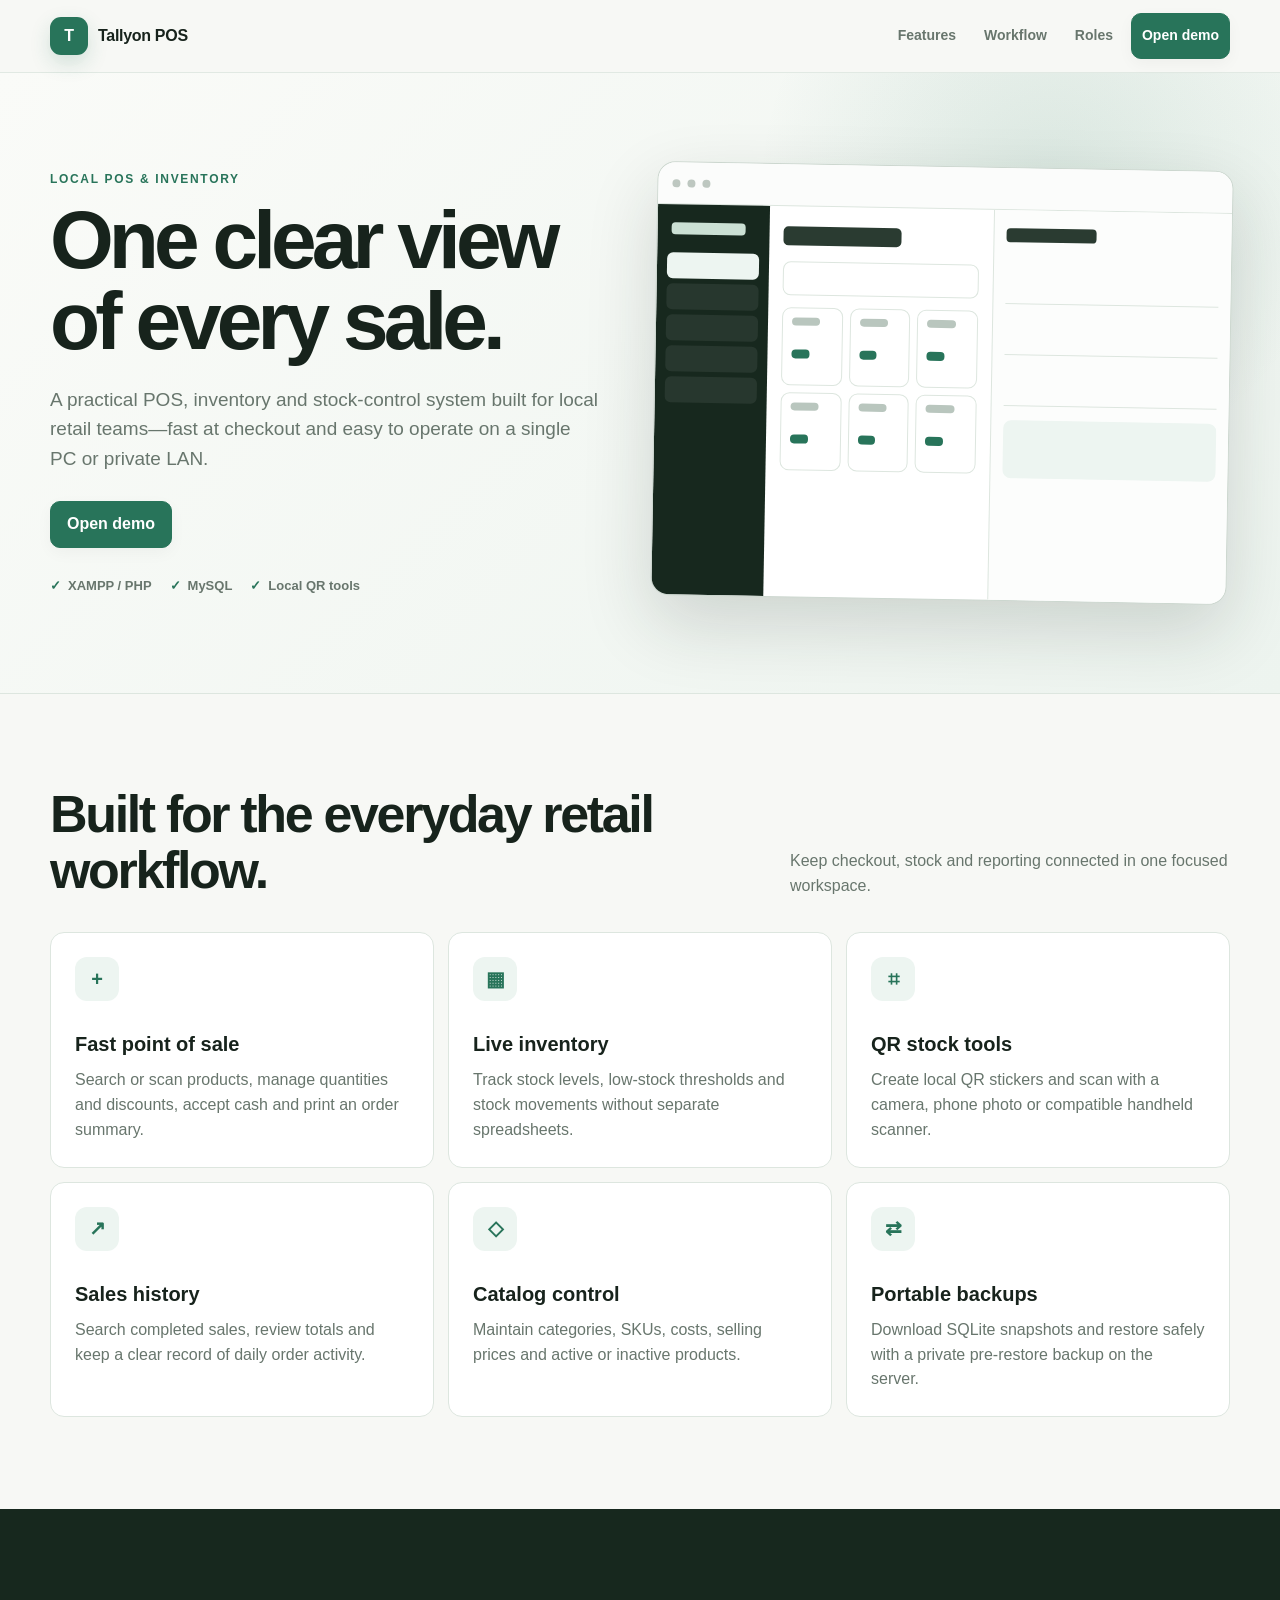
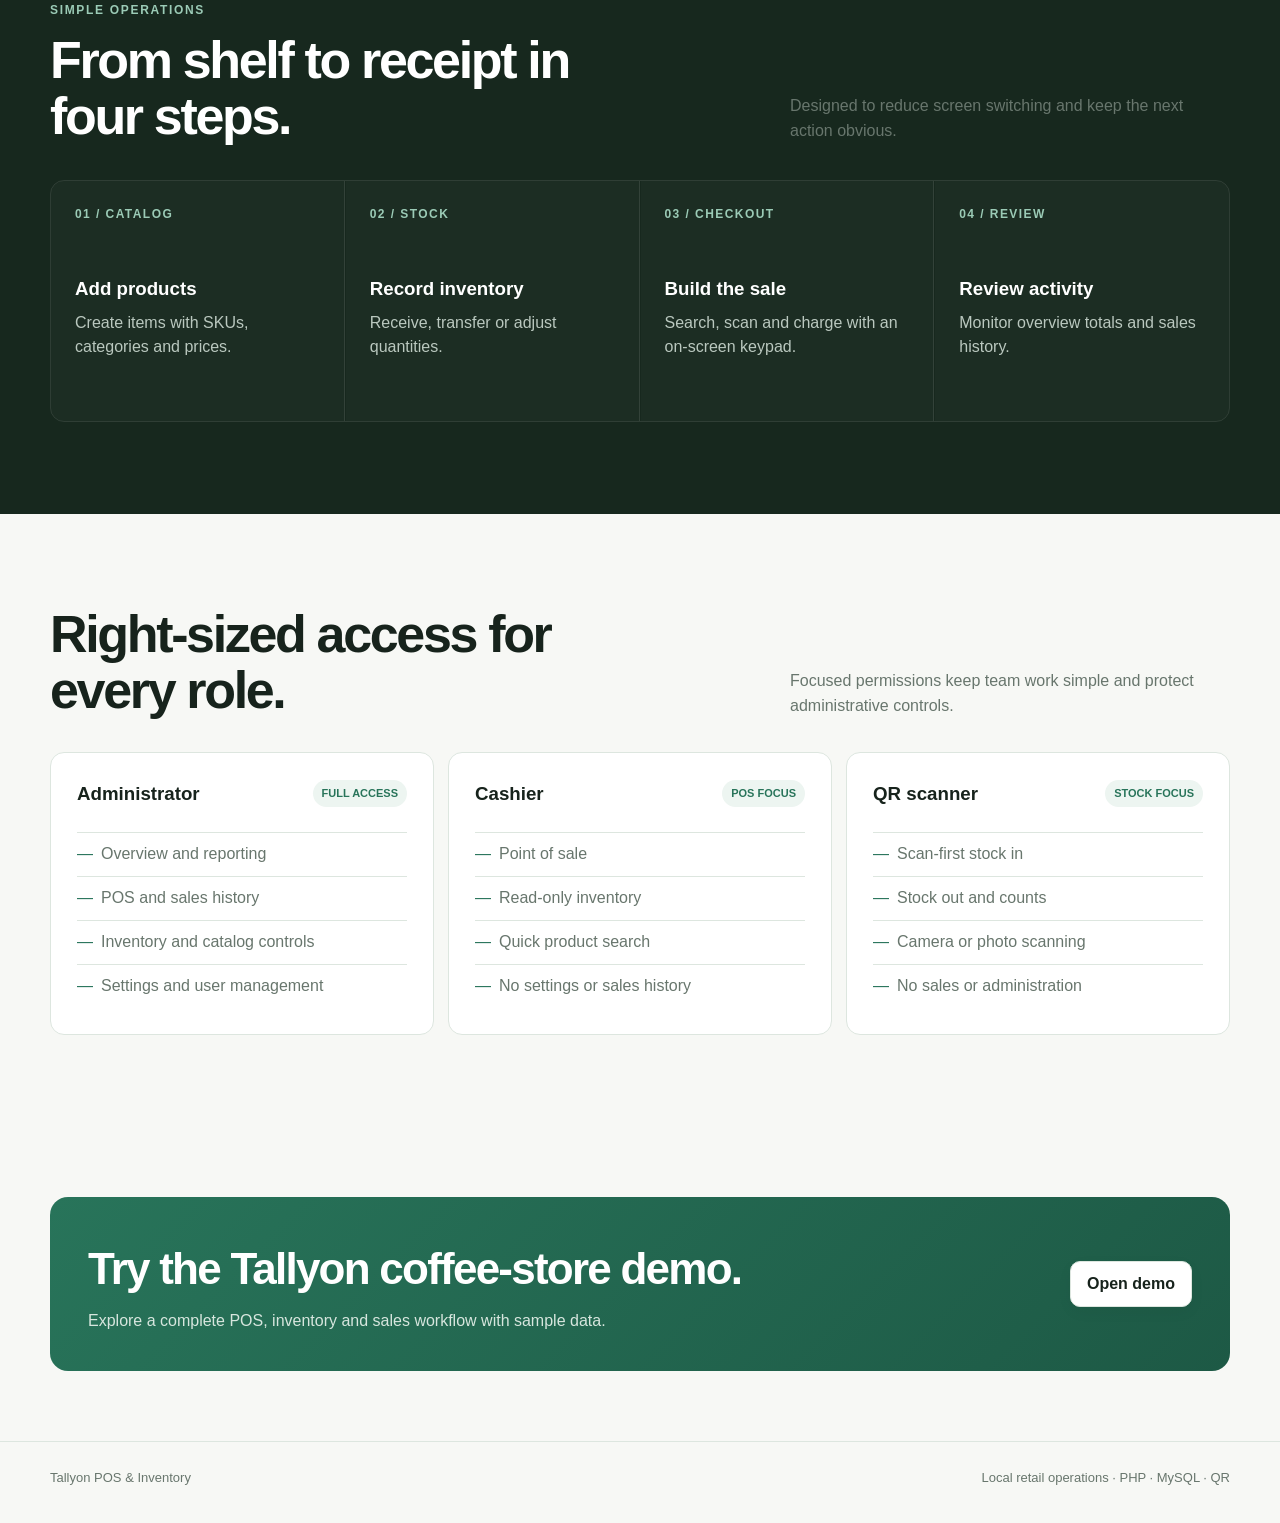
<file: index.html>
<!doctype html>
<html lang="en">
<head>
  <meta charset="utf-8">
  <meta name="viewport" content="width=device-width, initial-scale=1">
  <meta name="theme-color" content="#17281e">
  <title>Tallyon — POS & Inventory Showcase</title>
  <style>
    :root {
      --ink: #17231c;
      --muted: #68766d;
      --green: #28745a;
      --green-dark: #1d5945;
      --green-soft: #edf5f1;
      --cream: #f7f8f5;
      --line: #dde6df;
      --white: #ffffff;
    }
    * { box-sizing: border-box; }
    html { scroll-behavior: smooth; }
    body {
      margin: 0;
      color: var(--ink);
      background: var(--cream);
      font: 16px/1.55 "Segoe UI", Arial, sans-serif;
    }
    a { color: inherit; }
    .wrap { width: min(1180px, calc(100% - 40px)); margin: auto; }
    .nav {
      position: sticky;
      top: 0;
      z-index: 20;
      border-bottom: 1px solid rgba(221, 230, 223, .8);
      background: rgba(247, 248, 245, .94);
      backdrop-filter: blur(12px);
    }
    .nav-inner {
      height: 72px;
      display: flex;
      align-items: center;
      justify-content: space-between;
      gap: 24px;
    }
    .brand { display: flex; align-items: center; gap: 10px; font-weight: 850; letter-spacing: -.3px; }
    .brand-mark {
      width: 38px;
      height: 38px;
      display: grid;
      place-items: center;
      border-radius: 11px;
      color: #fff;
      background: var(--green);
      box-shadow: 0 8px 20px rgba(40, 116, 90, .18);
    }
    .nav-links { display: flex; align-items: center; gap: 8px; }
    .nav-links a {
      padding: 8px 10px;
      color: var(--muted);
      text-decoration: none;
      font-size: 14px;
      font-weight: 700;
    }
    .nav-links a:hover { color: var(--green); }
    .btn {
      display: inline-flex;
      align-items: center;
      justify-content: center;
      min-height: 46px;
      padding: 10px 16px;
      border: 1px solid var(--line);
      border-radius: 10px;
      background: var(--white);
      color: var(--ink);
      text-decoration: none;
      font-weight: 800;
      box-shadow: 0 5px 16px rgba(23, 35, 28, .04);
    }
    .btn.primary { border-color: var(--green); background: var(--green); color: #fff; }
    .btn.primary:hover { background: var(--green-dark); }
    .hero {
      overflow: hidden;
      border-bottom: 1px solid var(--line);
      background:
        radial-gradient(circle at 82% 18%, rgba(40, 116, 90, .12), transparent 25%),
        linear-gradient(135deg, #fafbf8 0%, #edf4ef 100%);
    }
    .hero-inner {
      min-height: 620px;
      display: grid;
      grid-template-columns: 1fr 1.05fr;
      align-items: center;
      gap: 56px;
      padding: 64px 0;
    }
    .eyebrow {
      margin: 0 0 12px;
      color: var(--green);
      font-size: 12px;
      font-weight: 850;
      letter-spacing: .14em;
      text-transform: uppercase;
    }
    h1 {
      max-width: 680px;
      margin: 0;
      font-size: clamp(48px, 7vw, 82px);
      line-height: .98;
      letter-spacing: -.06em;
    }
    .hero-copy > p:not(.eyebrow) {
      max-width: 590px;
      margin: 24px 0 28px;
      color: var(--muted);
      font-size: 19px;
    }
    .actions { display: flex; flex-wrap: wrap; gap: 10px; }
    .proof {
      display: flex;
      flex-wrap: wrap;
      gap: 18px;
      margin-top: 28px;
      color: var(--muted);
      font-size: 13px;
      font-weight: 750;
    }
    .proof span::before { content: "✓"; margin-right: 7px; color: var(--green); }
    .app-window {
      overflow: hidden;
      border: 1px solid #ccd7cf;
      border-radius: 18px;
      background: #fff;
      box-shadow: 0 28px 70px rgba(23, 35, 28, .16);
      transform: rotate(1deg);
    }
    .window-bar {
      height: 42px;
      display: flex;
      align-items: center;
      gap: 7px;
      padding: 0 14px;
      border-bottom: 1px solid var(--line);
      background: #fbfcfb;
    }
    .dot { width: 8px; height: 8px; border-radius: 50%; background: #bdc7c0; }
    .window-ui { display: grid; grid-template-columns: 112px 1fr 238px; height: 390px; }
    .mock-side { padding: 16px 10px; background: #17281e; }
    .mock-logo { width: 74px; height: 12px; margin: 2px 0 18px 4px; border-radius: 4px; background: #cbe0d4; }
    .mock-nav { height: 26px; margin: 5px 0; border-radius: 6px; background: rgba(255, 255, 255, .07); }
    .mock-nav.active { background: #edf5f1; }
    .mock-main { min-width: 0; padding: 20px 14px; }
    .mock-title { width: 118px; height: 19px; margin-bottom: 16px; border-radius: 5px; background: #2a3b31; }
    .mock-search { height: 34px; margin-bottom: 12px; border: 1px solid var(--line); border-radius: 8px; background: #fff; }
    .mock-grid { display: grid; grid-template-columns: repeat(3, 1fr); gap: 7px; }
    .mock-item { height: 78px; padding: 9px; border: 1px solid var(--line); border-radius: 9px; background: #fff; }
    .mock-item i { display: block; width: 70%; height: 8px; margin-bottom: 24px; border-radius: 4px; background: #b9c6be; }
    .mock-item b { display: block; width: 44%; height: 9px; border-radius: 4px; background: #28745a; }
    .mock-cart { padding: 18px 12px; border-left: 1px solid var(--line); background: #fcfdfc; }
    .mock-cart-title { width: 90px; height: 14px; margin-bottom: 18px; border-radius: 4px; background: #2a3b31; }
    .mock-line { height: 44px; margin: 7px 0; border-bottom: 1px solid var(--line); }
    .mock-total { height: 58px; margin-top: 14px; border-radius: 8px; background: #edf5f1; }
    section { scroll-margin-top: 90px; }
    .section { padding: 92px 0; }
    .section-head { display: flex; align-items: end; justify-content: space-between; gap: 30px; margin-bottom: 34px; }
    .section-head h2 { max-width: 620px; margin: 0; font-size: clamp(34px, 5vw, 52px); line-height: 1.08; letter-spacing: -.045em; }
    .section-head p { max-width: 440px; margin: 0; color: var(--muted); }
    .feature-grid { display: grid; grid-template-columns: repeat(3, 1fr); gap: 14px; }
    .feature {
      min-height: 230px;
      padding: 24px;
      border: 1px solid var(--line);
      border-radius: 14px;
      background: var(--white);
    }
    .icon {
      width: 44px;
      height: 44px;
      display: grid;
      place-items: center;
      margin-bottom: 28px;
      border-radius: 12px;
      color: var(--green);
      background: var(--green-soft);
      font-size: 20px;
      font-weight: 900;
    }
    .feature h3 { margin: 0 0 8px; font-size: 20px; }
    .feature p { margin: 0; color: var(--muted); }
    .workflow { background: #17281e; color: #fff; }
    .workflow .eyebrow { color: #9bcbb6; }
    .workflow-grid { display: grid; grid-template-columns: repeat(4, 1fr); gap: 1px; margin-top: 36px; border: 1px solid rgba(255, 255, 255, .10); border-radius: 14px; overflow: hidden; }
    .step { min-height: 240px; padding: 24px; border-right: 1px solid rgba(255, 255, 255, .10); background: rgba(255, 255, 255, .025); }
    .step:last-child { border-right: 0; }
    .step-number { display: block; color: #9bcbb6; font-size: 12px; font-weight: 850; letter-spacing: .12em; }
    .step h3 { margin: 50px 0 8px; }
    .step p { margin: 0; color: #bac8bf; }
    .roles-grid { display: grid; grid-template-columns: repeat(3, 1fr); gap: 14px; }
    .role { padding: 26px; border: 1px solid var(--line); border-radius: 14px; background: #fff; }
    .role-top { display: flex; align-items: center; justify-content: space-between; margin-bottom: 24px; }
    .role h3 { margin: 0; }
    .tag { padding: 5px 9px; border-radius: 999px; color: var(--green); background: var(--green-soft); font-size: 11px; font-weight: 850; }
    .role ul { margin: 0; padding: 0; list-style: none; }
    .role li { padding: 9px 0; border-top: 1px solid var(--line); color: var(--muted); }
    .role li::before { content: "—"; margin-right: 8px; color: var(--green); }
    .cta { padding: 70px 0; }
    .cta-box {
      display: flex;
      align-items: center;
      justify-content: space-between;
      gap: 30px;
      padding: 38px;
      border-radius: 18px;
      color: #fff;
      background: linear-gradient(135deg, #28745a, #1d5945);
    }
    .cta-box h2 { margin: 0 0 6px; font-size: clamp(30px, 4vw, 44px); letter-spacing: -.04em; }
    .cta-box p { margin: 0; color: #d7e6de; }
    footer { padding: 26px 0 34px; border-top: 1px solid var(--line); color: var(--muted); font-size: 13px; }
    .footer-inner { display: flex; justify-content: space-between; gap: 20px; }
    @media (max-width: 900px) {
      .hero-inner { grid-template-columns: 1fr; padding: 54px 0; }
      .hero-copy { max-width: 680px; }
      .app-window { max-width: 720px; }
      .feature-grid, .roles-grid { grid-template-columns: 1fr 1fr; }
      .workflow-grid { grid-template-columns: 1fr 1fr; }
      .step:nth-child(2) { border-right: 0; }
    }
    @media (max-width: 640px) {
      .wrap { width: min(100% - 28px, 1180px); }
      .nav-inner { height: 64px; }
      .nav-links a { display: none; }
      .nav-links .btn { min-height: 40px; }
      .hero-inner { min-height: 0; gap: 34px; padding: 44px 0; }
      h1 { font-size: 50px; }
      .hero-copy > p:not(.eyebrow) { font-size: 17px; }
      .app-window { transform: none; }
      .window-ui { grid-template-columns: 56px 1fr; height: 330px; }
      .mock-side { padding: 12px 7px; }
      .mock-logo { width: 38px; }
      .mock-cart { display: none; }
      .mock-grid { grid-template-columns: repeat(2, 1fr); }
      .mock-item { height: 70px; }
      .section { padding: 68px 0; }
      .section-head { display: block; }
      .section-head p { margin-top: 14px; }
      .feature-grid, .roles-grid, .workflow-grid { grid-template-columns: 1fr; }
      .step { min-height: 190px; border-right: 0; border-bottom: 1px solid rgba(255, 255, 255, .10); }
      .step:last-child { border-bottom: 0; }
      .step h3 { margin-top: 34px; }
      .cta-box { align-items: flex-start; flex-direction: column; padding: 28px; }
      .footer-inner { flex-direction: column; }
    }
  </style>
</head>
<body>
  <nav class="nav" aria-label="Main navigation">
    <div class="wrap nav-inner">
      <div class="brand"><span class="brand-mark">T</span><span>Tallyon POS</span></div>
      <div class="nav-links">
        <a href="#features">Features</a>
        <a href="#workflow">Workflow</a>
        <a href="#roles">Roles</a>
        <a class="btn primary" href="demo.html">Open demo</a>
      </div>
    </div>
  </nav>

  <header class="hero">
    <div class="wrap hero-inner">
      <div class="hero-copy">
        <p class="eyebrow">Local POS & inventory</p>
        <h1>One clear view of every sale.</h1>
        <p>A practical POS, inventory and stock-control system built for local retail teams—fast at checkout and easy to operate on a single PC or private LAN.</p>
        <div class="actions">
          <a class="btn primary" href="demo.html">Open demo</a>
        </div>
        <div class="proof">
          <span>XAMPP / PHP</span>
          <span>MySQL</span>
          <span>Local QR tools</span>
        </div>
      </div>
      <div class="app-window" aria-label="Tallyon interface preview">
        <div class="window-bar"><span class="dot"></span><span class="dot"></span><span class="dot"></span></div>
        <div class="window-ui">
          <aside class="mock-side">
            <div class="mock-logo"></div>
            <div class="mock-nav active"></div><div class="mock-nav"></div><div class="mock-nav"></div>
            <div class="mock-nav"></div><div class="mock-nav"></div>
          </aside>
          <div class="mock-main">
            <div class="mock-title"></div><div class="mock-search"></div>
            <div class="mock-grid">
              <div class="mock-item"><i></i><b></b></div>
              <div class="mock-item"><i></i><b></b></div>
              <div class="mock-item"><i></i><b></b></div>
              <div class="mock-item"><i></i><b></b></div>
              <div class="mock-item"><i></i><b></b></div>
              <div class="mock-item"><i></i><b></b></div>
            </div>
          </div>
          <aside class="mock-cart">
            <div class="mock-cart-title"></div>
            <div class="mock-line"></div><div class="mock-line"></div>
            <div class="mock-line"></div><div class="mock-total"></div>
          </aside>
        </div>
      </div>
    </div>
  </header>

  <main>
    <section class="section" id="features">
      <div class="wrap">
        <div class="section-head">
          <h2>Built for the everyday retail workflow.</h2>
          <p>Keep checkout, stock and reporting connected in one focused workspace.</p>
        </div>
        <div class="feature-grid">
          <article class="feature"><div class="icon">+</div><h3>Fast point of sale</h3><p>Search or scan products, manage quantities and discounts, accept cash and print an order summary.</p></article>
          <article class="feature"><div class="icon">▦</div><h3>Live inventory</h3><p>Track stock levels, low-stock thresholds and stock movements without separate spreadsheets.</p></article>
          <article class="feature"><div class="icon">⌗</div><h3>QR stock tools</h3><p>Create local QR stickers and scan with a camera, phone photo or compatible handheld scanner.</p></article>
          <article class="feature"><div class="icon">↗</div><h3>Sales history</h3><p>Search completed sales, review totals and keep a clear record of daily order activity.</p></article>
          <article class="feature"><div class="icon">◇</div><h3>Catalog control</h3><p>Maintain categories, SKUs, costs, selling prices and active or inactive products.</p></article>
          <article class="feature"><div class="icon">⇄</div><h3>Portable backups</h3><p>Download SQLite snapshots and restore safely with a private pre-restore backup on the server.</p></article>
        </div>
      </div>
    </section>

    <section class="section workflow" id="workflow">
      <div class="wrap">
        <p class="eyebrow">Simple operations</p>
        <div class="section-head">
          <h2>From shelf to receipt in four steps.</h2>
          <p>Designed to reduce screen switching and keep the next action obvious.</p>
        </div>
        <div class="workflow-grid">
          <article class="step"><span class="step-number">01 / CATALOG</span><h3>Add products</h3><p>Create items with SKUs, categories and prices.</p></article>
          <article class="step"><span class="step-number">02 / STOCK</span><h3>Record inventory</h3><p>Receive, transfer or adjust quantities.</p></article>
          <article class="step"><span class="step-number">03 / CHECKOUT</span><h3>Build the sale</h3><p>Search, scan and charge with an on-screen keypad.</p></article>
          <article class="step"><span class="step-number">04 / REVIEW</span><h3>Review activity</h3><p>Monitor overview totals and sales history.</p></article>
        </div>
      </div>
    </section>

    <section class="section" id="roles">
      <div class="wrap">
        <div class="section-head">
          <h2>Right-sized access for every role.</h2>
          <p>Focused permissions keep team work simple and protect administrative controls.</p>
        </div>
        <div class="roles-grid">
          <article class="role"><div class="role-top"><h3>Administrator</h3><span class="tag">FULL ACCESS</span></div><ul><li>Overview and reporting</li><li>POS and sales history</li><li>Inventory and catalog controls</li><li>Settings and user management</li></ul></article>
          <article class="role"><div class="role-top"><h3>Cashier</h3><span class="tag">POS FOCUS</span></div><ul><li>Point of sale</li><li>Read-only inventory</li><li>Quick product search</li><li>No settings or sales history</li></ul></article>
          <article class="role"><div class="role-top"><h3>QR scanner</h3><span class="tag">STOCK FOCUS</span></div><ul><li>Scan-first stock in</li><li>Stock out and counts</li><li>Camera or photo scanning</li><li>No sales or administration</li></ul></article>
        </div>
      </div>
    </section>

    <section class="cta">
      <div class="wrap">
        <div class="cta-box">
          <div><h2>Try the Tallyon coffee-store demo.</h2><p>Explore a complete POS, inventory and sales workflow with sample data.</p></div>
          <a class="btn" href="demo.html">Open demo</a>
        </div>
      </div>
    </section>
  </main>

  <footer><div class="wrap footer-inner"><span>Tallyon POS & Inventory</span><span>Local retail operations · PHP · MySQL · QR</span></div></footer>
</body>
</html>
</file>
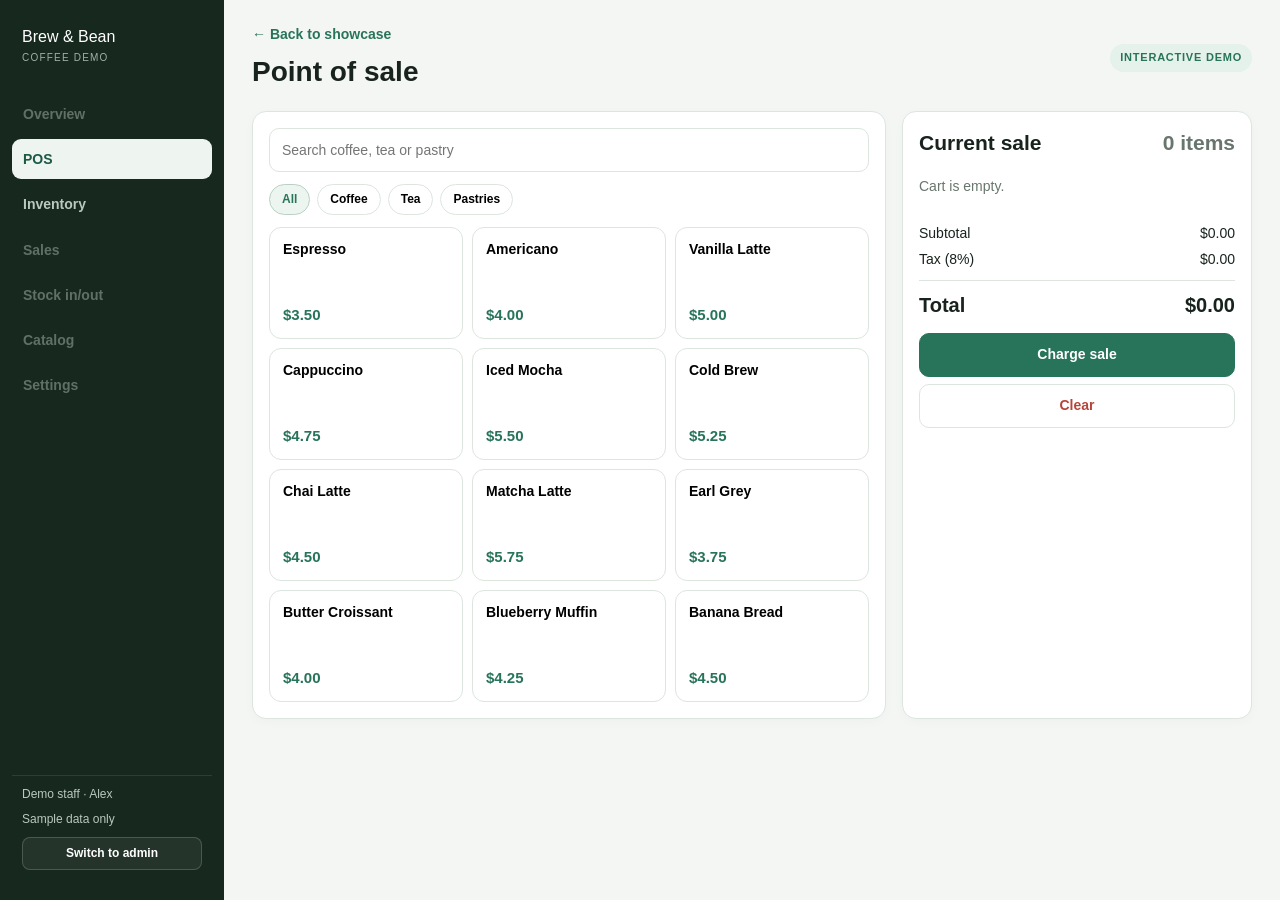
<file: demo.html>
<!doctype html>
<html lang="en">
<head>
  <meta charset="utf-8">
  <meta name="viewport" content="width=device-width, initial-scale=1">
  <meta name="theme-color" content="#17281e">
  <title>Tallyon — Coffee Store Demo</title>
  <link rel="stylesheet" href="demo.css?v=1">
</head>
<body>
  <aside class="top">
    <div class="brand">Brew & Bean<small>COFFEE DEMO</small></div>
    <nav aria-label="Demo navigation">
      <button data-view="overview">Overview</button>
      <button class="active" data-view="pos">POS</button>
      <button data-view="inventory">Inventory</button>
      <button data-view="sales">Sales</button>
      <button data-view="stock">Stock in/out</button>
      <button data-view="catalog">Catalog</button>
      <button data-view="settings">Settings</button>
    </nav>
    <div class="top-footer">
      <span id="roleIdentity">Demo staff · Alex</span>
      <span>Sample data only</span>
      <button class="role-switch" id="roleSwitch" type="button">Switch to admin</button>
    </div>
  </aside>
  <main>
    <div class="head">
      <div><a class="back" href="showcase.html">← Back to showcase</a><h1 id="title" style="margin-top:8px">Point of sale</h1></div>
      <span class="demo-tag">INTERACTIVE DEMO</span>
    </div>

    <section class="pos active" id="pos">
      <div class="card products">
        <input class="search" id="search" placeholder="Search coffee, tea or pastry" aria-label="Search products">
        <div class="categories" id="categories"></div>
        <div class="grid" id="grid"></div>
      </div>
      <aside class="card cart">
        <h2>Current sale <span class="muted" id="itemCount">0 items</span></h2>
        <div id="cartRows"></div>
        <div class="totals">
          <div class="total-row"><span>Subtotal</span><span id="subtotal">$0.00</span></div>
          <div class="total-row"><span>Tax (8%)</span><span id="tax">$0.00</span></div>
          <div class="total-row grand"><span>Total</span><span id="total">$0.00</span></div>
        </div>
        <button class="btn primary" id="charge">Charge sale</button>
        <button class="btn clear" id="clear">Clear</button>
      </aside>
    </section>

    <section class="overview" id="overview">
      <div class="kpis">
        <article class="card kpi"><span>SALES TODAY</span><b>$684.20</b></article>
        <article class="card kpi"><span>ORDERS</span><b>48</b></article>
        <article class="card kpi"><span>AVERAGE ORDER</span><b>$14.25</b></article>
        <article class="card kpi"><span>LOW STOCK</span><b>2</b></article>
      </div>
      <div class="widgets">
        <article class="card panel"><h2>Popular items today</h2><div class="tw"><table><thead><tr><th>Item</th><th class="n">Sold</th><th class="n">Sales</th></tr></thead><tbody><tr><td>Vanilla Latte</td><td class="n">18</td><td class="n">$90.00</td></tr><tr><td>Iced Americano</td><td class="n">14</td><td class="n">$56.00</td></tr><tr><td>Butter Croissant</td><td class="n">12</td><td class="n">$48.00</td></tr></tbody></table></div></article>
        <article class="card panel"><h2>Needs restocking</h2><div class="tw"><table><thead><tr><th>Item</th><th class="n">On hand</th><th>Status</th></tr></thead><tbody><tr><td>Oat Milk</td><td class="n">3 cartons</td><td><span class="tag low">Low</span></td></tr><tr><td>Cup Lids</td><td class="n">42 pcs</td><td><span class="tag low">Low</span></td></tr></tbody></table></div></article>
      </div>
    </section>

    <section class="inventory" id="inventory">
      <article class="card panel"><h2>Coffee store inventory</h2><div class="tw"><table><thead><tr><th>SKU</th><th>Item</th><th class="n">On hand</th><th class="n">Reorder at</th><th>Status</th></tr></thead><tbody>
        <tr><td>CO-001</td><td>House Espresso Beans</td><td class="n">18 kg</td><td class="n">5 kg</td><td><span class="tag">In stock</span></td></tr>
        <tr><td>ML-014</td><td>Whole Milk</td><td class="n">8 cartons</td><td class="n">4 cartons</td><td><span class="tag">In stock</span></td></tr>
        <tr><td>ML-015</td><td>Oat Milk</td><td class="n">3 cartons</td><td class="n">5 cartons</td><td><span class="tag low">Low</span></td></tr>
        <tr><td>PA-021</td><td>Butter Croissants</td><td class="n">16 pcs</td><td class="n">8 pcs</td><td><span class="tag">In stock</span></td></tr>
        <tr><td>PK-008</td><td>Cup Lids</td><td class="n">42 pcs</td><td class="n">50 pcs</td><td><span class="tag low">Low</span></td></tr>
      </tbody></table></div></article>
    </section>

    <section class="sales" id="sales">
      <article class="card panel"><h2>Recent sales</h2><div class="tw"><table><thead><tr><th>Order</th><th>Time</th><th>Cashier</th><th class="n">Items</th><th class="n">Total</th><th>Status</th></tr></thead><tbody>
        <tr><td>#BB-1048</td><td>10:42 AM</td><td>Alex</td><td class="n">4</td><td class="n">$24.80</td><td><span class="tag">Completed</span></td></tr>
        <tr><td>#BB-1047</td><td>10:38 AM</td><td>Alex</td><td class="n">2</td><td class="n">$11.50</td><td><span class="tag">Completed</span></td></tr>
        <tr><td>#BB-1046</td><td>10:31 AM</td><td>Jamie</td><td class="n">3</td><td class="n">$18.20</td><td><span class="tag">Completed</span></td></tr>
        <tr><td>#BB-1045</td><td>10:25 AM</td><td>Alex</td><td class="n">1</td><td class="n">$5.40</td><td><span class="tag">Completed</span></td></tr>
      </tbody></table></div></article>
    </section>

    <section class="inventory" id="stock">
      <div class="stock-grid">
        <article class="card stock-form">
          <h2>Record stock movement</h2>
          <label>Item<select><option>House Espresso Beans</option><option>Whole Milk</option><option>Oat Milk</option><option>Butter Croissants</option><option>Cup Lids</option></select></label>
          <label>Movement<select><option>Stock in</option><option>Stock out</option><option>Physical count</option></select></label>
          <label>Quantity<input type="number" value="10" min="0"></label>
          <label>Note<input value="Morning delivery"></label>
          <button class="btn primary" type="button" id="demoStockSave" style="margin-top:16px">Save movement</button>
        </article>
        <article class="card panel"><h2>Recent movements</h2><div class="tw"><table><thead><tr><th>Item</th><th>Type</th><th class="n">Qty</th><th>Time</th></tr></thead><tbody><tr><td>Whole Milk</td><td>Stock in</td><td class="n">+6 cartons</td><td>9:12 AM</td></tr><tr><td>Cup Lids</td><td>Stock out</td><td class="n">-18 pcs</td><td>8:40 AM</td></tr><tr><td>Butter Croissants</td><td>Stock in</td><td class="n">+12 pcs</td><td>7:55 AM</td></tr></tbody></table></div></article>
      </div>
    </section>

    <section class="inventory" id="catalog">
      <article class="card panel"><h2>POS catalog</h2><div class="catalog-grid">
        <article class="card catalog-item"><span>Coffee · SKU CF-001</span><b>Espresso</b><strong>$3.50</strong></article>
        <article class="card catalog-item"><span>Coffee · SKU CF-003</span><b>Vanilla Latte</b><strong>$5.00</strong></article>
        <article class="card catalog-item"><span>Tea · SKU TE-007</span><b>Chai Latte</b><strong>$4.50</strong></article>
        <article class="card catalog-item"><span>Pastry · SKU PA-021</span><b>Butter Croissant</b><strong>$4.00</strong></article>
        <article class="card catalog-item"><span>Pastry · SKU PA-022</span><b>Blueberry Muffin</b><strong>$4.25</strong></article>
        <article class="card catalog-item"><span>Coffee · SKU CF-006</span><b>Cold Brew</b><strong>$5.25</strong></article>
      </div></article>
    </section>

    <section class="inventory" id="settings">
      <div class="settings-grid">
        <article class="card setting"><h2>Store settings</h2><label>Business name<input value="Brew & Bean"></label><label>Currency<select><option>$ — US Dollar</option></select></label><label>Tax rate<input value="8" type="number"></label><button class="btn primary" type="button" id="demoSettingsSave" style="margin-top:16px">Save settings</button></article>
        <article class="card setting"><h2>Admin profile</h2><label>Name<input value="Jordan Admin"></label><label>Username<input value="admin"></label><label>Password<input value="demo-admin" type="password"></label><button class="btn primary" type="button" style="margin-top:16px">Update profile</button></article>
      </div>
    </section>
  </main>
  <script src="demo.js?v=1"></script>
</body>
</html>
</file>
<file: demo.css>
:root{--ink:#17231c;--muted:#68766d;--green:#28745a;--green-dark:#1d5945;--soft:#edf5f1;--bg:#f4f6f4;--line:#dde5df;--white:#fff}
*{box-sizing:border-box}body{margin:0;background:var(--bg);color:var(--ink);font:14px/1.45 "Segoe UI",Arial,sans-serif}
button,input{font:inherit}button{cursor:pointer}.muted{color:var(--muted)}
.top{position:fixed;z-index:10;inset:0 auto 0 0;width:224px;display:flex;flex-direction:column;gap:16px;padding:20px 12px;background:#17281e;color:#fff}
.brand{padding:5px 10px 12px;font-size:16px}.brand small{display:block;margin-top:3px;color:#9fb1a6;font-size:10px;text-transform:uppercase;letter-spacing:.12em}
nav{display:flex;flex:1;flex-direction:column;gap:5px}nav button{width:100%;border:0;border-radius:9px;padding:10px 11px;background:transparent;color:#bac9c0;text-align:left;font-weight:700}
nav button.active{background:#eef5f1;color:#1d5945}.top-footer{display:grid;gap:8px;padding:10px;border-top:1px solid rgba(255,255,255,.1);font-size:12px;color:#bac8bf}
.role-switch{border:1px solid rgba(255,255,255,.18);border-radius:8px;padding:7px 8px;background:rgba(255,255,255,.06);color:#fff;font-size:12px;font-weight:800}
.role-switch:hover{background:rgba(255,255,255,.12)}
main{margin-left:224px;padding:24px 28px 44px}.head{display:flex;align-items:center;justify-content:space-between;gap:16px;margin-bottom:18px}
h1,h2,h3,p{margin-top:0}.head h1{margin:0}.demo-tag{padding:6px 10px;border-radius:999px;background:#e5f1eb;color:var(--green);font-size:11px;font-weight:850;letter-spacing:.07em}
.pos{display:none;grid-template-columns:minmax(0,1fr) 350px;gap:16px}.card{border:1px solid var(--line);border-radius:14px;background:var(--white);box-shadow:0 3px 12px rgba(23,35,28,.025)}
.products{padding:16px}.search{width:100%;height:44px;border:1px solid var(--line);border-radius:10px;padding:0 12px}
.categories{display:flex;gap:7px;margin:12px 0}.chip{border:1px solid var(--line);border-radius:999px;padding:6px 12px;background:#fff;font-size:12px;font-weight:750}.chip.active{border-color:#b9d1c5;background:var(--soft);color:var(--green)}
.grid{display:grid;grid-template-columns:repeat(auto-fill,minmax(145px,1fr));gap:9px}.tile{min-height:112px;display:flex;flex-direction:column;justify-content:space-between;border:1px solid var(--line);border-radius:12px;padding:13px;background:#fff;text-align:left}.tile:hover{border-color:#91b3a4;transform:translateY(-1px)}.tile b{line-height:1.25}.tile span{color:var(--green);font-size:15px;font-weight:850}
.cart{position:sticky;top:24px;padding:16px}.cart h2{display:flex;justify-content:space-between}.cart-row{display:flex;align-items:center;justify-content:space-between;gap:8px;padding:9px 0;border-bottom:1px solid var(--line)}.qty{display:flex;align-items:center;gap:7px}.qty button{width:28px;height:28px;border:1px solid var(--line);border-radius:7px;background:#fff}
.totals{padding:10px 0}.total-row{display:flex;justify-content:space-between;padding:3px 0}.grand{margin-top:7px;padding-top:10px;border-top:1px solid var(--line);font-size:20px;font-weight:850}
.btn{min-height:44px;border:1px solid var(--line);border-radius:10px;padding:9px 14px;background:#fff;font-weight:800}.btn.primary{width:100%;border-color:var(--green);background:var(--green);color:#fff}.btn.clear{width:100%;margin-top:7px;color:#b5443b}
.overview,.inventory,.sales{display:none}.overview.active,.inventory.active,.sales.active{display:block}.pos.active{display:grid}
.kpis{display:grid;grid-template-columns:repeat(4,1fr);gap:10px;margin-bottom:12px}.kpi{padding:16px}.kpi span{display:block;color:var(--muted);font-size:12px;font-weight:750}.kpi b{display:block;margin-top:6px;font-size:24px}
.widgets{display:grid;grid-template-columns:1fr 1fr;gap:12px}.panel{padding:16px}.panel h2{margin-bottom:12px}.tw{overflow-x:auto}.tw table{width:100%;border-collapse:collapse}th,td{padding:10px 12px;border-bottom:1px solid var(--line);text-align:left;white-space:nowrap}th{color:var(--muted);font-size:11px;text-transform:uppercase}.n{text-align:right}
.tag{padding:3px 8px;border-radius:999px;background:#e3f2ea;color:#28745a;font-size:11px;font-weight:800}.tag.low{background:#fdeae7;color:#b5443b}
.back{display:inline-flex;color:var(--green);text-decoration:none;font-weight:800}
.settings-grid{display:grid;grid-template-columns:1fr 1fr;gap:12px}.setting{padding:16px}.setting label{display:block;margin-top:12px;color:var(--muted);font-size:12px;font-weight:800}.setting input,.setting select{width:100%;height:42px;margin-top:6px;border:1px solid var(--line);border-radius:9px;padding:0 10px;background:#fff}
.stock-grid{display:grid;grid-template-columns:1fr 1fr;gap:12px}.stock-form{padding:16px}.stock-form label{display:block;margin-top:12px;color:var(--muted);font-size:12px;font-weight:800}.stock-form input,.stock-form select{width:100%;height:42px;margin-top:6px;border:1px solid var(--line);border-radius:9px;padding:0 10px;background:#fff}
.catalog-grid{display:grid;grid-template-columns:repeat(3,1fr);gap:12px}.catalog-item{padding:16px}.catalog-item span{display:block;color:var(--muted);font-size:12px}.catalog-item b{display:block;margin:6px 0}
@media(max-width:900px){.top{position:sticky;width:auto;height:68px;flex-direction:row;align-items:center}.top nav{display:flex;flex-direction:row}.top nav button{width:auto}.top-footer{display:flex;align-items:center;margin-left:auto;padding:0;border:0}.top-footer>span{display:none}.brand small{display:none}main{margin-left:0}.pos{grid-template-columns:1fr}.cart{position:static}.kpis{grid-template-columns:1fr 1fr}.widgets{grid-template-columns:1fr}.catalog-grid,.settings-grid,.stock-grid{grid-template-columns:1fr}}
@media(max-width:640px){body{font-size:13px}.top{width:100%;overflow-x:auto}.brand{display:none}.top nav{width:max-content}main{padding:16px 14px}.pos.active{grid-template-columns:1fr}.kpis{grid-template-columns:1fr 1fr}.grid{grid-template-columns:repeat(2,minmax(0,1fr))}.head{align-items:flex-start}}
</file>
